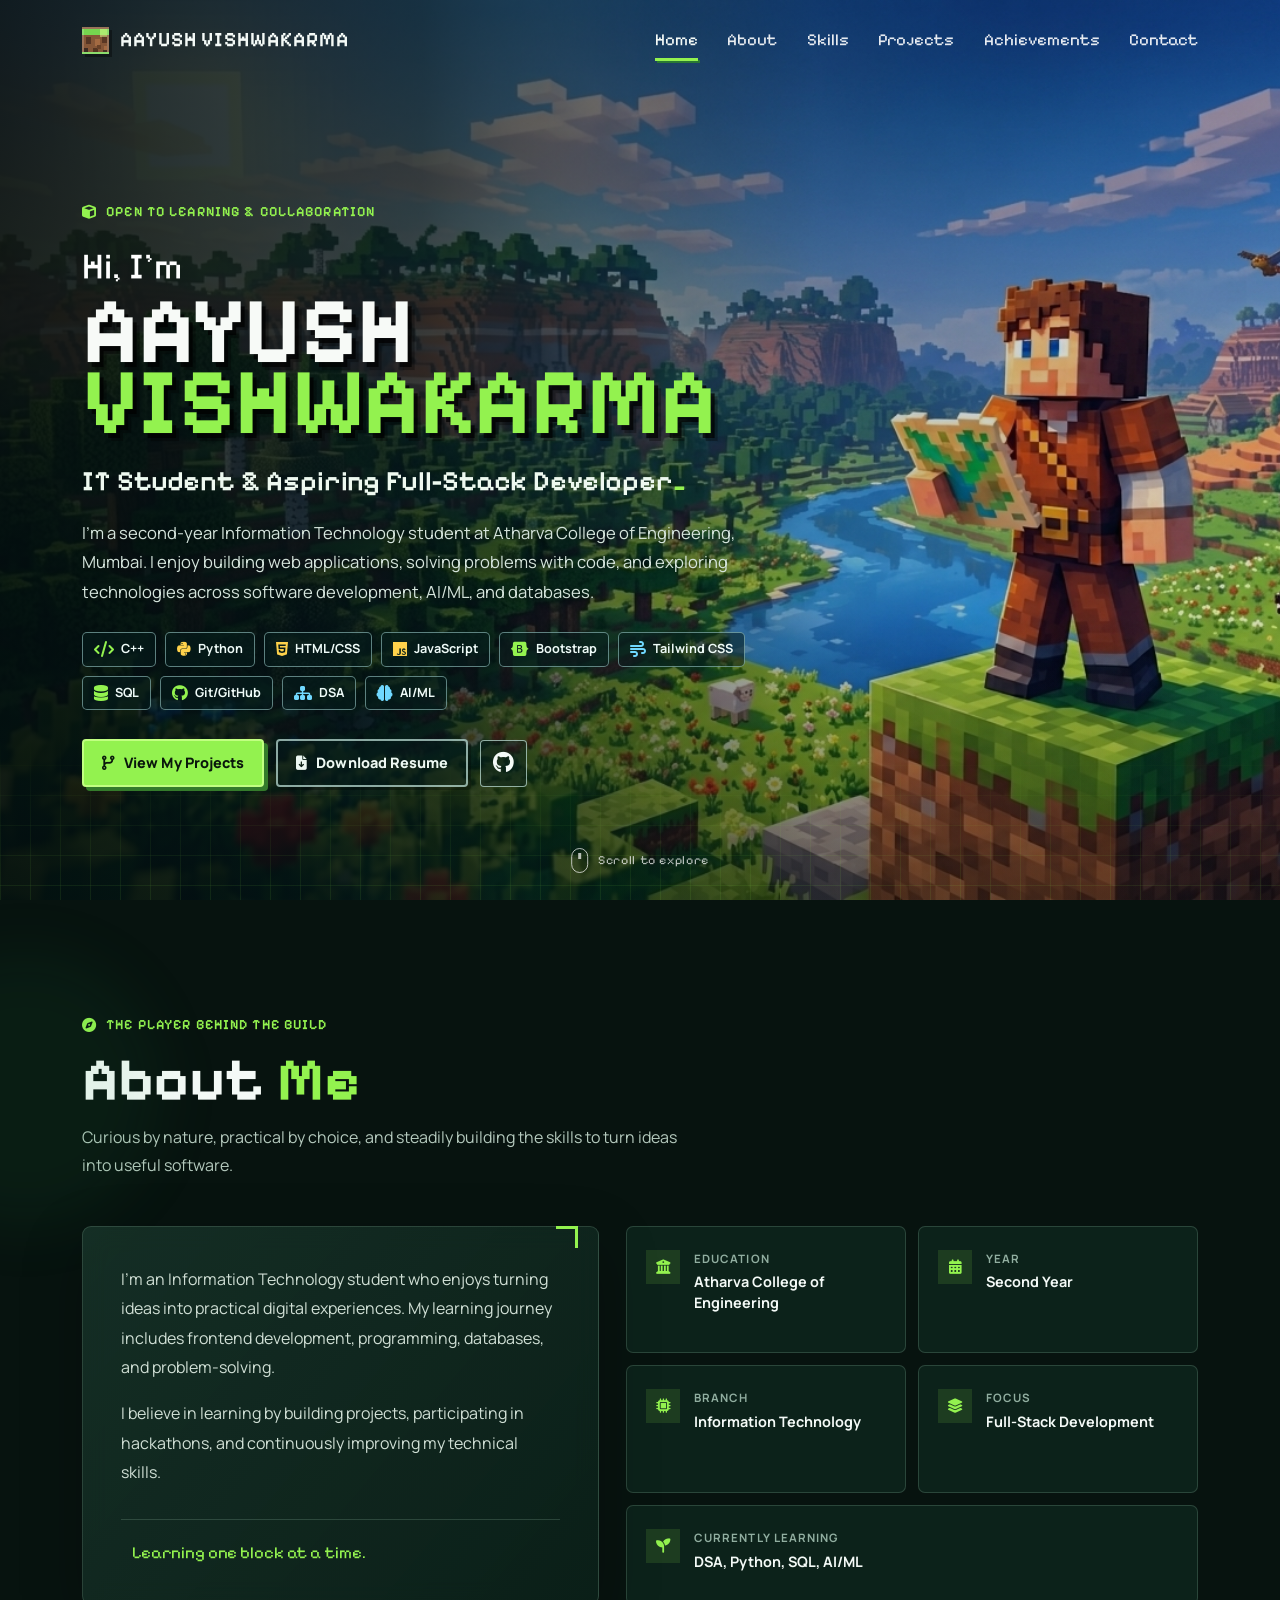
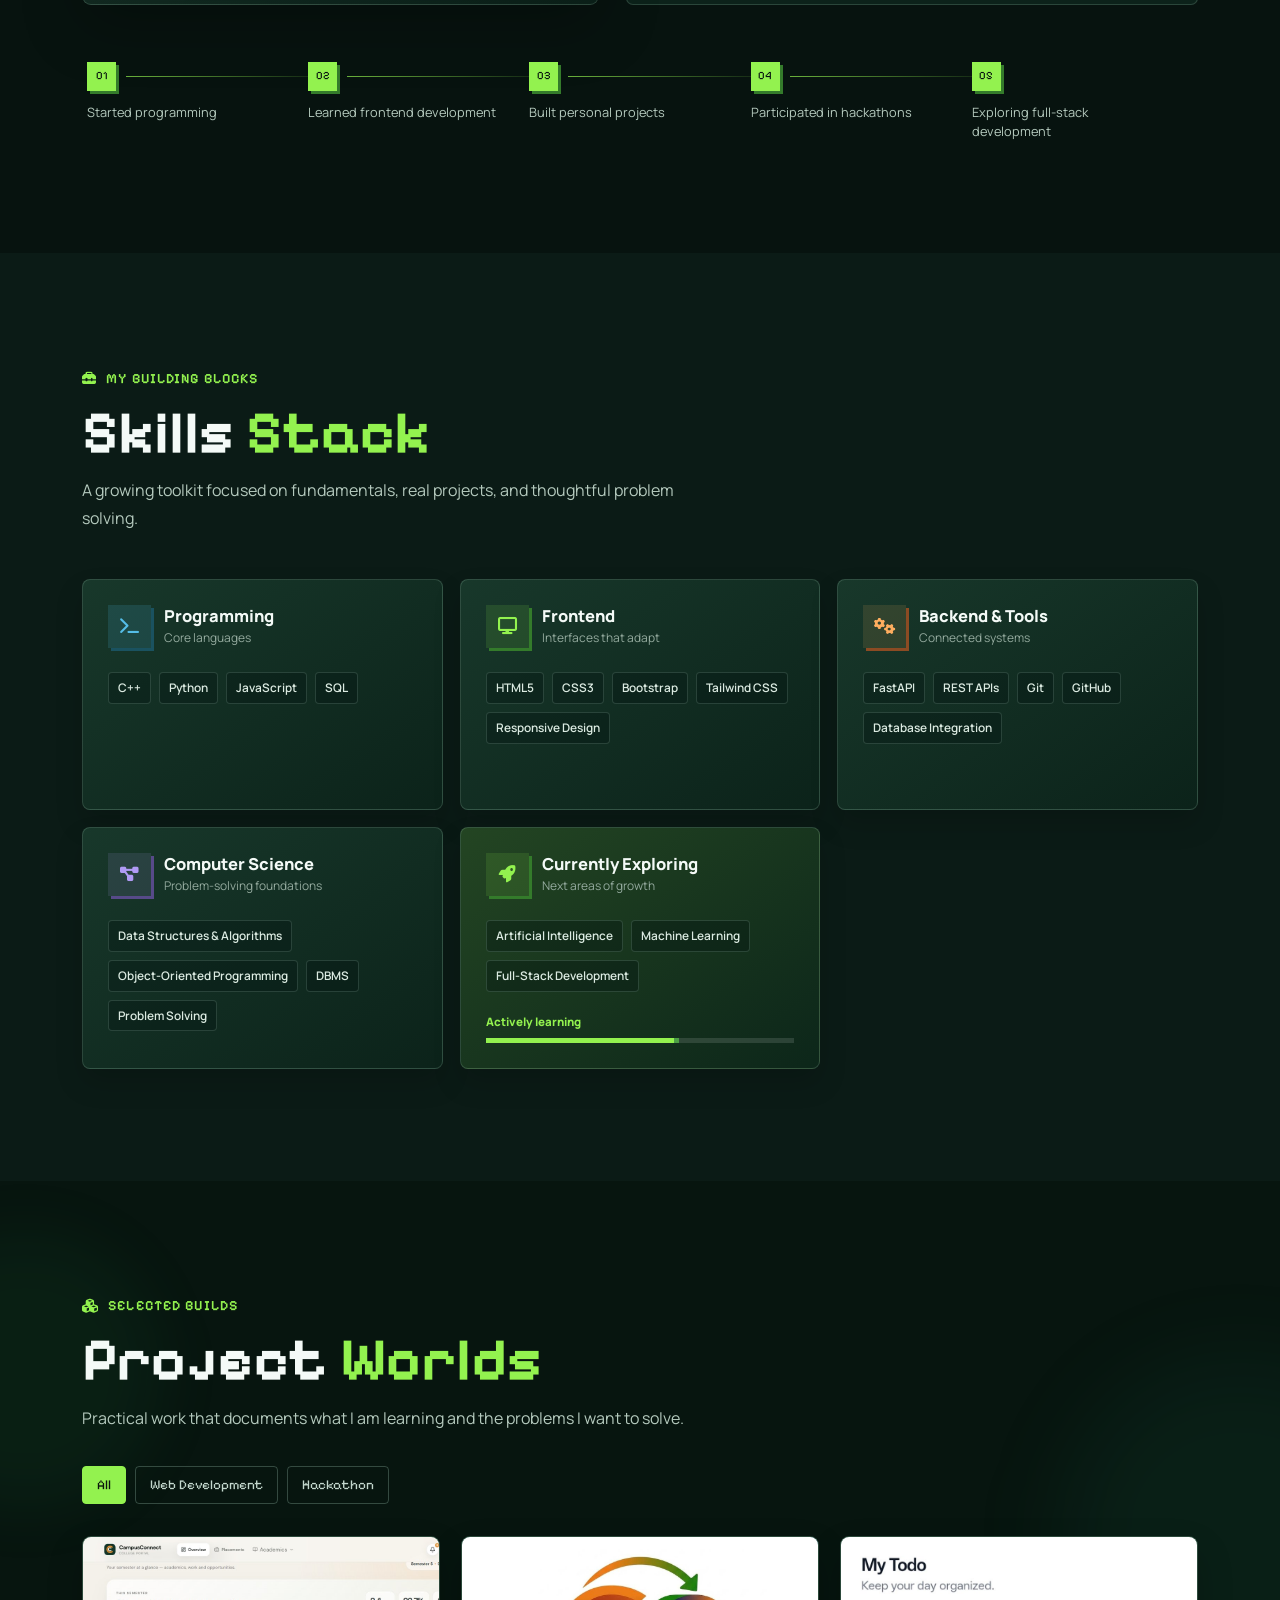
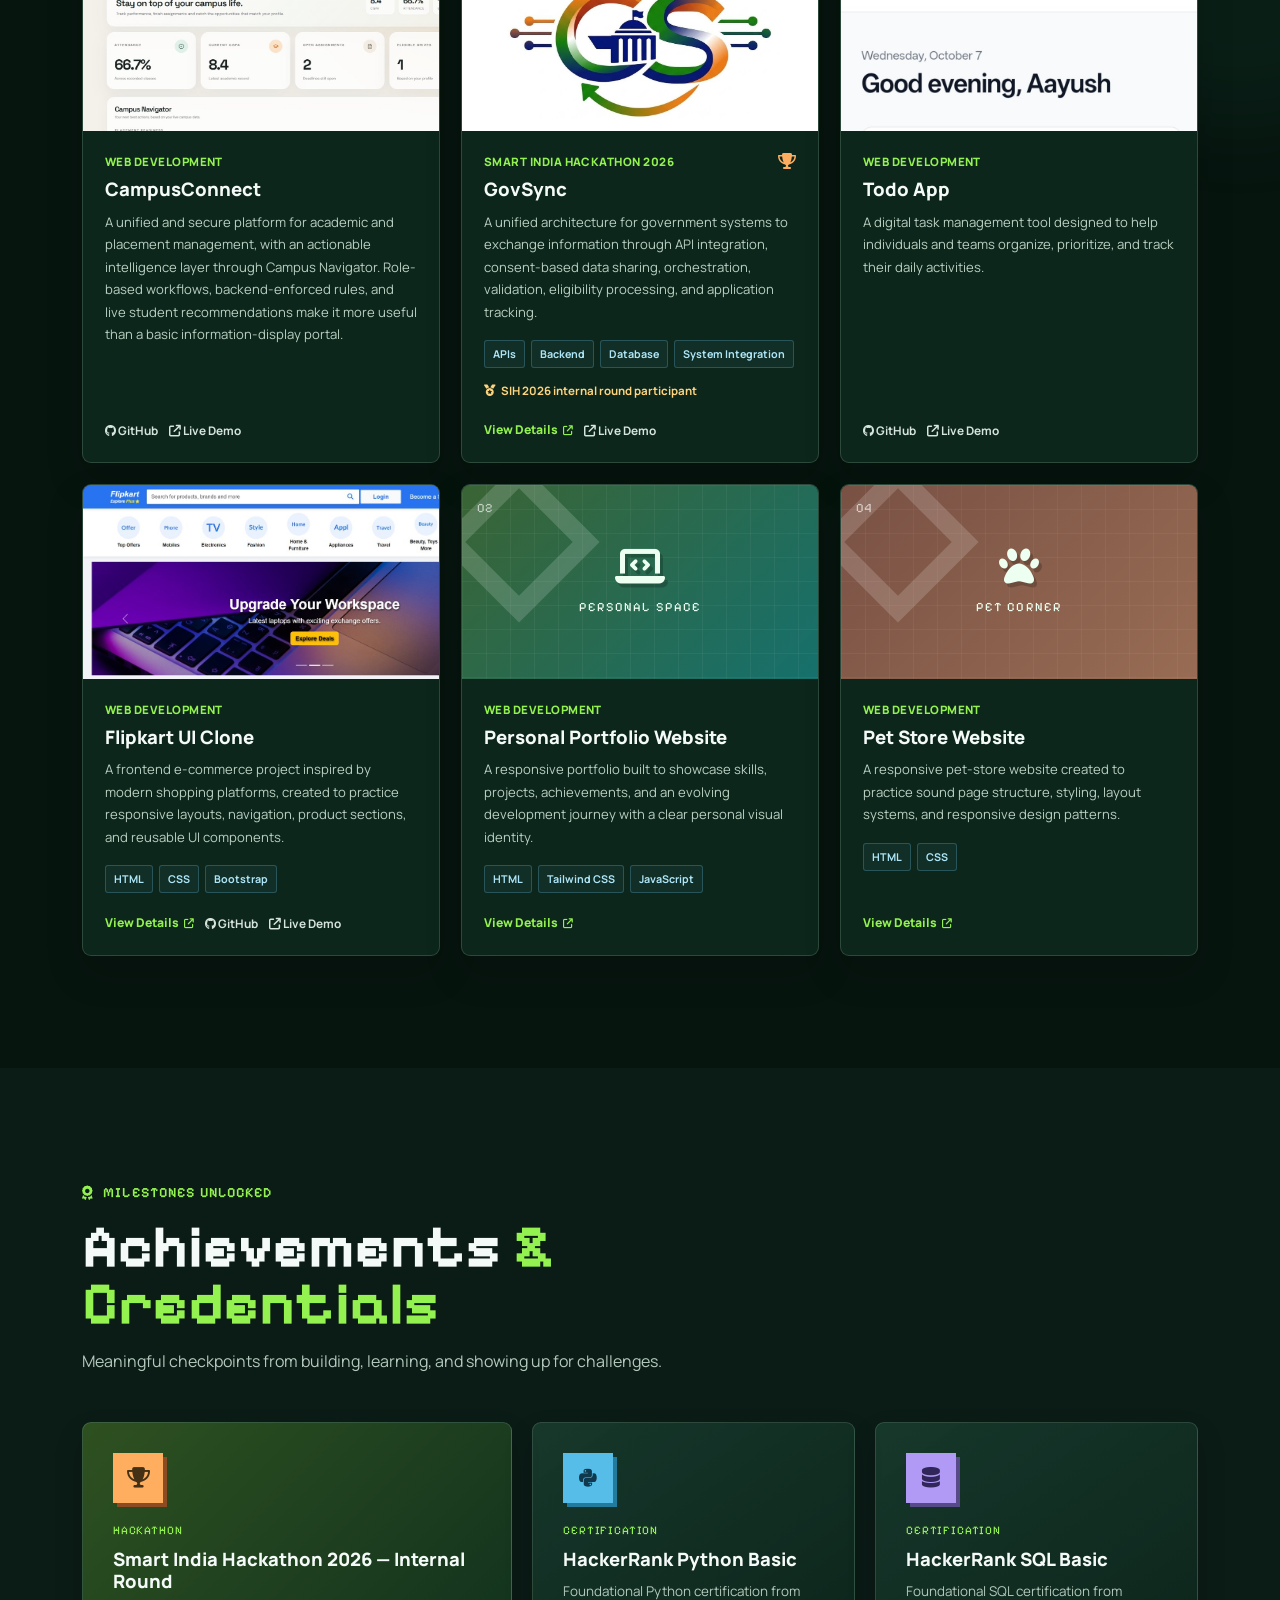
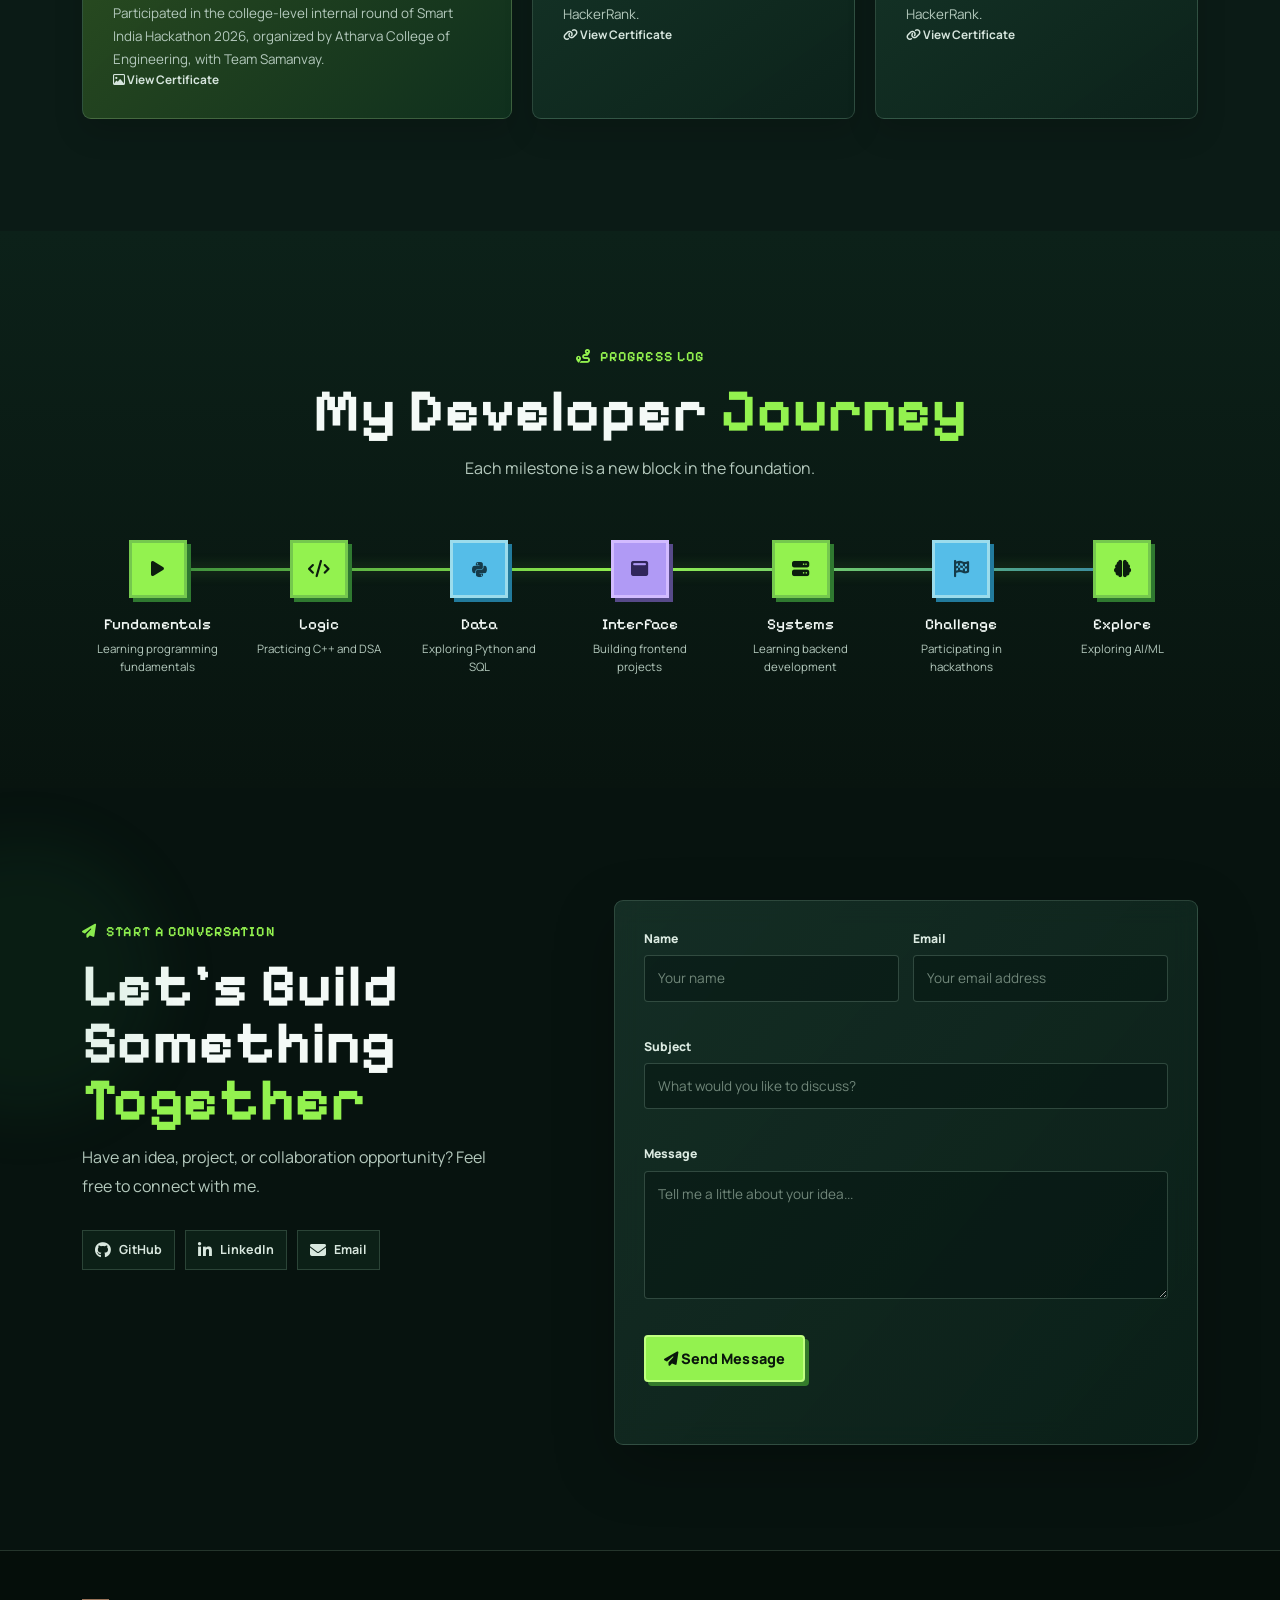
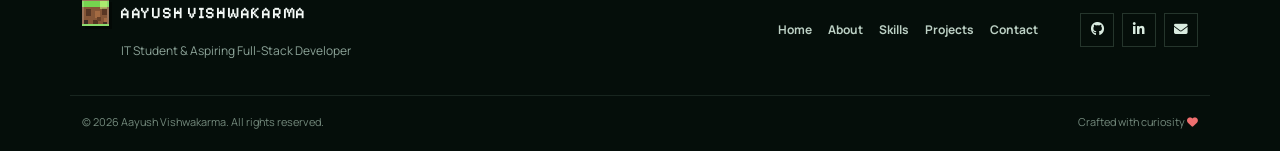
<file: index.html>
<!DOCTYPE html>
<html lang="en">
<head>
  <meta charset="UTF-8" />
  <meta name="viewport" content="width=device-width, initial-scale=1.0" />
  <meta name="description" content="Aayush Vishwakarma - IT student and aspiring full-stack developer portfolio." />
  <title>Aayush Vishwakarma | Developer Portfolio</title>
  <link rel="preconnect" href="https://fonts.googleapis.com" />
  <link rel="preconnect" href="https://fonts.gstatic.com" crossorigin />
  <link href="https://fonts.googleapis.com/css2?family=Manrope:wght@400;500;600;700;800&family=Pixelify+Sans:wght@500;600;700&display=swap" rel="stylesheet" />
  <link href="https://cdn.jsdelivr.net/npm/bootstrap@5.3.3/dist/css/bootstrap.min.css" rel="stylesheet" integrity="sha384-QWTKZyjpPEjISv5WaRU9OFeRpok6YctnYmDr5pNlyT2bRjXh0JMhjY6hW+ALEwIH" crossorigin="anonymous" />
  <link rel="stylesheet" href="https://cdnjs.cloudflare.com/ajax/libs/font-awesome/6.6.0/css/all.min.css" referrerpolicy="no-referrer" />
  <link rel="stylesheet" href="css/style.css" />
</head>
<body>
  <!-- Loading screen -->
  <div class="site-loader" aria-hidden="true">
    <div class="loader-block"><span></span><span></span><span></span></div>
    <p>Loading world...</p>
  </div>

  <!-- Navigation -->
  <header class="site-header" id="top">
    <nav class="navbar-wrap container" aria-label="Primary navigation">
      <a class="brand" href="#home" aria-label="Aayush Vishwakarma home">
        <span class="grass-block" aria-hidden="true"><i></i></span>
        <span>AAYUSH VISHWAKARMA</span>
      </a>
      <button class="menu-toggle" type="button" aria-expanded="false" aria-controls="primary-menu" aria-label="Open navigation menu">
        <span></span><span></span><span></span>
      </button>
      <div class="nav-links" id="primary-menu">
        <a class="nav-link active" href="#home">Home</a>
        <a class="nav-link" href="#about">About</a>
        <a class="nav-link" href="#skills">Skills</a>
        <a class="nav-link" href="#projects">Projects</a>
        <a class="nav-link" href="#achievements">Achievements</a>
        <a class="nav-link" href="#contact">Contact</a>
      </div>
    </nav>
  </header>

  <main>
    <!-- Hero: supplied voxel artwork is intentionally used as the complete background. -->
    <section class="hero" id="home" aria-labelledby="hero-title">
      <div class="hero-overlay"></div>
      <div class="hero-grid" aria-hidden="true"></div>
      <div class="container hero-container">
        <div class="hero-content">
          <p class="eyebrow reveal-item"><i class="fa-solid fa-cube"></i> OPEN TO LEARNING &amp; COLLABORATION</p>
          <p class="intro reveal-item">Hi, I'm</p>
          <h1 id="hero-title" class="hero-name reveal-item"><span>AAYUSH</span> <strong>VISHWAKARMA</strong></h1>
          <p class="hero-role reveal-item"><span class="typed-text" data-text="IT Student & Aspiring Full-Stack Developer"></span><span class="typing-cursor">_</span></p>
          <p class="hero-description reveal-item">I’m a second-year Information Technology student at Atharva College of Engineering, Mumbai. I enjoy building web applications, solving problems with code, and exploring technologies across software development, AI/ML, and databases.</p>
          <div class="skill-badges reveal-item" aria-label="Technical skills">
            <span><i class="fa-solid fa-code"></i> C++</span><span><i class="fa-brands fa-python"></i> Python</span><span><i class="fa-brands fa-html5"></i> HTML/CSS</span><span><i class="fa-brands fa-js"></i> JavaScript</span><span><i class="fa-brands fa-bootstrap"></i> Bootstrap</span><span><i class="fa-solid fa-wind"></i> Tailwind CSS</span><span><i class="fa-solid fa-database"></i> SQL</span><span><i class="fa-brands fa-github"></i> Git/GitHub</span><span><i class="fa-solid fa-sitemap"></i> DSA</span><span><i class="fa-solid fa-brain"></i> AI/ML</span>
          </div>
          <div class="hero-actions reveal-item">
            <a class="btn btn-primary-custom ripple" href="#projects"><i class="fa-solid fa-code-branch"></i> View My Projects</a>
            <a class="btn btn-outline-custom ripple" href="public/resume.pdf" download><i class="fa-solid fa-file-arrow-down"></i> Download Resume</a>
            <a class="icon-action ripple" href="https://github.com/aayushvish0047-cpu" target="_blank" rel="noopener noreferrer" aria-label="Aayush's GitHub profile"><i class="fa-brands fa-github"></i></a>
          </div>
        </div>
      </div>
      <a class="hero-scroll" href="#about" aria-label="Scroll to about section"><span></span> Scroll to explore</a>
    </section>

    <!-- About -->
    <section class="section section-dark" id="about" aria-labelledby="about-title">
      <div class="container">
        <div class="section-heading reveal">
          <p class="eyebrow"><i class="fa-solid fa-compass"></i> THE PLAYER BEHIND THE BUILD</p>
          <h2 id="about-title">About <span>Me</span></h2>
          <p>Curious by nature, practical by choice, and steadily building the skills to turn ideas into useful software.</p>
        </div>
        <div class="about-layout">
          <article class="about-copy glass-card reveal">
            <div class="card-corner"></div>
            <p>I’m an Information Technology student who enjoys turning ideas into practical digital experiences. My learning journey includes frontend development, programming, databases, and problem-solving.</p>
            <p>I believe in learning by building projects, participating in hackathons, and continuously improving my technical skills.</p>
            <div class="quote-line"><i class="fa-solid fa-pickaxe"></i><span>Learning one block at a time.</span></div>
          </article>
          <div class="info-grid">
            <article class="info-card reveal"><i class="fa-solid fa-building-columns"></i><div><span>Education</span><strong>Atharva College of Engineering</strong></div></article>
            <article class="info-card reveal"><i class="fa-solid fa-calendar-days"></i><div><span>Year</span><strong>Second Year</strong></div></article>
            <article class="info-card reveal"><i class="fa-solid fa-microchip"></i><div><span>Branch</span><strong>Information Technology</strong></div></article>
            <article class="info-card reveal"><i class="fa-solid fa-layer-group"></i><div><span>Focus</span><strong>Full-Stack Development</strong></div></article>
            <article class="info-card full reveal"><i class="fa-solid fa-seedling"></i><div><span>Currently Learning</span><strong>DSA, Python, SQL, AI/ML</strong></div></article>
          </div>
        </div>
        <div class="mini-timeline reveal" aria-label="Aayush's learning timeline">
          <div><span>01</span><p>Started programming</p></div><div><span>02</span><p>Learned frontend development</p></div><div><span>03</span><p>Built personal projects</p></div><div><span>04</span><p>Participated in hackathons</p></div><div><span>05</span><p>Exploring full-stack development</p></div>
        </div>
      </div>
    </section>

    <!-- Skills -->
    <section class="section section-alt" id="skills" aria-labelledby="skills-title">
      <div class="container">
        <div class="section-heading reveal">
          <p class="eyebrow"><i class="fa-solid fa-toolbox"></i> MY BUILDING BLOCKS</p>
          <h2 id="skills-title">Skills <span>Stack</span></h2>
          <p>A growing toolkit focused on fundamentals, real projects, and thoughtful problem solving.</p>
        </div>
        <div class="skills-grid">
          <article class="skill-card reveal"><div class="skill-card-head"><span class="skill-icon blue"><i class="fa-solid fa-terminal"></i></span><div><h3>Programming</h3><p>Core languages</p></div></div><div class="skill-list"><span>C++</span><span>Python</span><span>JavaScript</span><span>SQL</span></div></article>
          <article class="skill-card reveal"><div class="skill-card-head"><span class="skill-icon green"><i class="fa-solid fa-display"></i></span><div><h3>Frontend</h3><p>Interfaces that adapt</p></div></div><div class="skill-list"><span>HTML5</span><span>CSS3</span><span>Bootstrap</span><span>Tailwind CSS</span><span>Responsive Design</span></div></article>
          <article class="skill-card reveal"><div class="skill-card-head"><span class="skill-icon orange"><i class="fa-solid fa-gears"></i></span><div><h3>Backend &amp; Tools</h3><p>Connected systems</p></div></div><div class="skill-list"><span>FastAPI</span><span>REST APIs</span><span>Git</span><span>GitHub</span><span>Database Integration</span></div></article>
          <article class="skill-card reveal"><div class="skill-card-head"><span class="skill-icon violet"><i class="fa-solid fa-diagram-project"></i></span><div><h3>Computer Science</h3><p>Problem-solving foundations</p></div></div><div class="skill-list"><span>Data Structures &amp; Algorithms</span><span>Object-Oriented Programming</span><span>DBMS</span><span>Problem Solving</span></div></article>
          <article class="skill-card exploring reveal"><div class="skill-card-head"><span class="skill-icon lime"><i class="fa-solid fa-rocket"></i></span><div><h3>Currently Exploring</h3><p>Next areas of growth</p></div></div><div class="skill-list"><span>Artificial Intelligence</span><span>Machine Learning</span><span>Full-Stack Development</span></div><div class="learning-meter"><span>Actively learning</span><div><i></i></div></div></article>
        </div>
      </div>
    </section>

    <!-- Projects -->
    <section class="section section-dark projects-section" id="projects" aria-labelledby="projects-title">
      <div class="container">
        <div class="section-heading reveal">
          <p class="eyebrow"><i class="fa-solid fa-cubes"></i> SELECTED BUILDS</p>
          <h2 id="projects-title">Project <span>Worlds</span></h2>
          <p>Practical work that documents what I am learning and the problems I want to solve.</p>
        </div>
        <div class="project-filters reveal" role="group" aria-label="Filter projects">
          <button class="filter-btn active" data-filter="all">All</button><button class="filter-btn" data-filter="web">Web Development</button><button class="filter-btn" data-filter="hackathon">Hackathon</button>
        </div>
        <div class="projects-grid">
          <article class="project-card reveal" data-category="web">
            <div class="project-visual campusconnect"><span class="project-number">05</span><img src="public/images/campusconnect.jpg" alt="CampusConnect student dashboard showing attendance, CGPA, open assignments, eligible placement drives, and the Campus Navigator section" loading="lazy" style="position:absolute;inset:0;width:100%;height:100%;object-fit:cover;object-position:top left;z-index:0;" /></div>
            <div class="project-body"><div class="project-meta"><span>Web Development</span></div><h3>CampusConnect</h3><p>A unified and secure platform for academic and placement management, with an actionable intelligence layer through Campus Navigator. Role-based workflows, backend-enforced rules, and live student recommendations make it more useful than a basic information-display portal.</p><div class="project-actions"><a class="github-link" href="https://github.com/aayushvish0047-cpu/CampusConnect" target="_blank" rel="noopener noreferrer"><i class="fa-brands fa-github"></i> GitHub</a><a class="github-link" href="https://campus-connect-umber-eight.vercel.app/" target="_blank" rel="noopener noreferrer"><i class="fa-solid fa-arrow-up-right-from-square"></i> Live Demo</a></div></div>
          </article>
          <article class="project-card reveal" data-category="hackathon web">
            <div class="project-visual govsync"><span class="project-number">01</span><img src="public/images/govsync-logo.jpg" alt="GovSync logo with interlocking G and S letters around a government building, in saffron, white and green" loading="lazy" style="position:absolute;inset:0;width:100%;height:100%;object-fit:contain;background:#fff;padding:12px;z-index:0;" /></div>
            <div class="project-body"><div class="project-meta"><span>Smart India Hackathon 2026</span><i class="fa-solid fa-trophy" title="SIH 2026 internal round"></i></div><h3>GovSync</h3><p>A unified architecture for government systems to exchange information through API integration, consent-based data sharing, orchestration, validation, eligibility processing, and application tracking.</p><div class="tech-tags"><span>APIs</span><span>Backend</span><span>Database</span><span>System Integration</span></div><p class="project-achievement"><i class="fa-solid fa-medal"></i> SIH 2026 internal round participant</p><div class="project-actions"><button class="text-button project-detail" data-project="govsync" data-bs-toggle="modal" data-bs-target="#projectModal">View Details <i class="fa-solid fa-arrow-up-right-from-square"></i></button><a class="github-link" href="https://govsync.govsync.workers.dev/" target="_blank" rel="noopener noreferrer"><i class="fa-solid fa-arrow-up-right-from-square"></i> Live Demo</a></div></div>
          </article>
          <article class="project-card reveal" data-category="web">
            <div class="project-visual todoapp"><span class="project-number">06</span><img src="public/images/todo-app.jpg" alt="Todo App interface showing a greeting, daily progress bar, and add task form" loading="lazy" style="position:absolute;inset:0;width:100%;height:100%;object-fit:cover;object-position:top center;z-index:0;" /></div>
            <div class="project-body"><div class="project-meta"><span>Web Development</span></div><h3>Todo App</h3><p>A digital task management tool designed to help individuals and teams organize, prioritize, and track their daily activities.</p><div class="project-actions"><a class="github-link" href="https://github.com/aayushvish0047-cpu/Todo-app" target="_blank" rel="noopener noreferrer"><i class="fa-brands fa-github"></i> GitHub</a><a class="github-link" href="https://aayush-todo-app.vercel.app/" target="_blank" rel="noopener noreferrer"><i class="fa-solid fa-arrow-up-right-from-square"></i> Live Demo</a></div></div>
          </article>
          <article class="project-card reveal" data-category="web">
            <div class="project-visual flipkart"><span class="project-number">03</span><img src="public/images/flipkart-clone.jpg" alt="Flipkart UI clone homepage with search bar, category icons, and a laptop deals banner" loading="lazy" style="position:absolute;inset:0;width:100%;height:100%;object-fit:cover;object-position:top left;z-index:0;" /></div>
            <div class="project-body"><div class="project-meta"><span>Web Development</span></div><h3>Flipkart UI Clone</h3><p>A frontend e-commerce project inspired by modern shopping platforms, created to practice responsive layouts, navigation, product sections, and reusable UI components.</p><div class="tech-tags"><span>HTML</span><span>CSS</span><span>Bootstrap</span></div><div class="project-actions"><button class="text-button project-detail" data-project="flipkart" data-bs-toggle="modal" data-bs-target="#projectModal">View Details <i class="fa-solid fa-arrow-up-right-from-square"></i></button><a class="github-link" href="https://github.com/aayushvish0047-cpu/flipkart-clone" target="_blank" rel="noopener noreferrer"><i class="fa-brands fa-github"></i> GitHub</a><a class="github-link" href="https://quickcart-0047.netlify.app/" target="_blank" rel="noopener noreferrer"><i class="fa-solid fa-arrow-up-right-from-square"></i> Live Demo</a></div></div>
          </article>
          <article class="project-card reveal" data-category="web">
            <div class="project-visual portfolio-visual"><span class="project-number">02</span><i class="fa-solid fa-laptop-code"></i><span class="visual-label">PERSONAL SPACE</span></div>
            <div class="project-body"><div class="project-meta"><span>Web Development</span></div><h3>Personal Portfolio Website</h3><p>A responsive portfolio built to showcase skills, projects, achievements, and an evolving development journey with a clear personal visual identity.</p><div class="tech-tags"><span>HTML</span><span>Tailwind CSS</span><span>JavaScript</span></div><div class="project-actions"><button class="text-button project-detail" data-project="portfolio" data-bs-toggle="modal" data-bs-target="#projectModal">View Details <i class="fa-solid fa-arrow-up-right-from-square"></i></button></div></div>
          </article>
          <article class="project-card reveal" data-category="web">
            <div class="project-visual pets"><span class="project-number">04</span><i class="fa-solid fa-paw"></i><span class="visual-label">PET CORNER</span></div>
            <div class="project-body"><div class="project-meta"><span>Web Development</span></div><h3>Pet Store Website</h3><p>A responsive pet-store website created to practice sound page structure, styling, layout systems, and responsive design patterns.</p><div class="tech-tags"><span>HTML</span><span>CSS</span></div><div class="project-actions"><button class="text-button project-detail" data-project="pets" data-bs-toggle="modal" data-bs-target="#projectModal">View Details <i class="fa-solid fa-arrow-up-right-from-square"></i></button></div></div>
          </article>
        </div>
        <p class="filter-empty" hidden>No projects match this filter yet.</p>
      </div>
    </section>

    <!-- Achievements -->
    <section class="section section-alt" id="achievements" aria-labelledby="achievements-title">
      <div class="container">
        <div class="section-heading reveal">
          <p class="eyebrow"><i class="fa-solid fa-award"></i> MILESTONES UNLOCKED</p>
          <h2 id="achievements-title">Achievements <span>&amp; Credentials</span></h2>
          <p>Meaningful checkpoints from building, learning, and showing up for challenges.</p>
        </div>
        <div class="achievements-grid">
          <article class="achievement-card featured-achievement reveal"><div class="achievement-pixel"><i class="fa-solid fa-trophy"></i></div><span class="achievement-type">Hackathon</span><h3>Smart India Hackathon 2026 &mdash; Internal Round</h3><p>Participated in the college-level internal round of Smart India Hackathon 2026, organized by Atharva College of Engineering, with Team Samanvay.</p><a class="github-link" href="public/certificates/sih-2026-certificate.jpg" target="_blank" rel="noopener noreferrer"><i class="fa-regular fa-image"></i> View Certificate</a></article>
          <article class="achievement-card reveal"><div class="achievement-pixel blue-pixel"><i class="fa-brands fa-python"></i></div><span class="achievement-type">Certification</span><h3>HackerRank Python Basic</h3><p>Foundational Python certification from HackerRank.</p><a class="github-link" href="https://www.hackerrank.com/certificates/3c3f43dea481" target="_blank" rel="noopener noreferrer"><i class="fa-solid fa-link"></i> View Certificate</a></article>
          <article class="achievement-card reveal"><div class="achievement-pixel violet-pixel"><i class="fa-solid fa-database"></i></div><span class="achievement-type">Certification</span><h3>HackerRank SQL Basic</h3><p>Foundational SQL certification from HackerRank.</p><a class="github-link" href="https://www.hackerrank.com/certificates/a6a791652c1b" target="_blank" rel="noopener noreferrer"><i class="fa-solid fa-link"></i> View Certificate</a></article>
        </div>
      </div>
    </section>

    <!-- Journey -->
    <section class="section journey-section" aria-labelledby="journey-title">
      <div class="container">
        <div class="section-heading centered reveal"><p class="eyebrow"><i class="fa-solid fa-route"></i> PROGRESS LOG</p><h2 id="journey-title">My Developer <span>Journey</span></h2><p>Each milestone is a new block in the foundation.</p></div>
        <div class="journey-line" aria-label="Developer journey timeline">
          <article class="journey-step reveal"><span class="journey-icon"><i class="fa-solid fa-play"></i></span><h3>Fundamentals</h3><p>Learning programming fundamentals</p></article>
          <article class="journey-step reveal"><span class="journey-icon"><i class="fa-solid fa-code"></i></span><h3>Logic</h3><p>Practicing C++ and DSA</p></article>
          <article class="journey-step reveal"><span class="journey-icon"><i class="fa-brands fa-python"></i></span><h3>Data</h3><p>Exploring Python and SQL</p></article>
          <article class="journey-step reveal"><span class="journey-icon"><i class="fa-solid fa-window-maximize"></i></span><h3>Interface</h3><p>Building frontend projects</p></article>
          <article class="journey-step reveal"><span class="journey-icon"><i class="fa-solid fa-server"></i></span><h3>Systems</h3><p>Learning backend development</p></article>
          <article class="journey-step reveal"><span class="journey-icon"><i class="fa-solid fa-flag-checkered"></i></span><h3>Challenge</h3><p>Participating in hackathons</p></article>
          <article class="journey-step reveal"><span class="journey-icon"><i class="fa-solid fa-brain"></i></span><h3>Explore</h3><p>Exploring AI/ML</p></article>
        </div>
      </div>
    </section>

    <!-- Contact -->
    <section class="section section-dark contact-section" id="contact" aria-labelledby="contact-title">
      <div class="container contact-layout">
        <div class="contact-intro reveal"><p class="eyebrow"><i class="fa-solid fa-paper-plane"></i> START A CONVERSATION</p><h2 id="contact-title">Let's Build Something <span>Together</span></h2><p>Have an idea, project, or collaboration opportunity? Feel free to connect with me.</p><div class="contact-socials"><a href="https://github.com/aayushvish0047-cpu" target="_blank" rel="noopener noreferrer"><i class="fa-brands fa-github"></i><span>GitHub</span></a><a href="https://www.linkedin.com/in/aayush-vishwakarma-b748a5378/" target="_blank" rel="noopener noreferrer"><i class="fa-brands fa-linkedin-in"></i><span>LinkedIn</span></a><a href="mailto:aayushvish0047@gmail.com"><i class="fa-solid fa-envelope"></i><span>Email</span></a></div></div>
        <div class="contact-card glass-card reveal">
          <form id="contactForm" novalidate>
            <div class="form-row"><div class="field"><label for="name">Name</label><input id="name" name="name" type="text" placeholder="Your name" required minlength="2" /><small></small></div><div class="field"><label for="email">Email</label><input id="email" name="email" type="email" placeholder="Your email address" required /><small></small></div></div>
            <div class="field"><label for="subject">Subject</label><input id="subject" name="subject" type="text" placeholder="What would you like to discuss?" required minlength="3" /><small></small></div>
            <div class="field"><label for="message">Message</label><textarea id="message" name="message" rows="5" placeholder="Tell me a little about your idea..." required minlength="12"></textarea><small></small></div>
            <button class="btn btn-primary-custom ripple submit-btn" type="submit"><span class="submit-label"><i class="fa-solid fa-paper-plane"></i> Send Message</span><span class="submit-loading" hidden><i class="fa-solid fa-spinner fa-spin"></i> Preparing...</span></button>
            <p class="form-status" role="status" aria-live="polite"></p>
          </form>
        </div>
      </div>
    </section>
  </main>

  <!-- Footer -->
  <footer class="site-footer"><div class="container footer-grid"><div><a class="brand footer-brand" href="#home"><span class="grass-block" aria-hidden="true"><i></i></span><span>AAYUSH VISHWAKARMA</span></a><p>IT Student &amp; Aspiring Full-Stack Developer</p></div><div class="footer-links"><a href="#home">Home</a><a href="#about">About</a><a href="#skills">Skills</a><a href="#projects">Projects</a><a href="#contact">Contact</a></div><div class="footer-socials"><a href="https://github.com/aayushvish0047-cpu" target="_blank" rel="noopener noreferrer" aria-label="GitHub"><i class="fa-brands fa-github"></i></a><a href="https://www.linkedin.com/in/aayush-vishwakarma-b748a5378/" target="_blank" rel="noopener noreferrer" aria-label="LinkedIn"><i class="fa-brands fa-linkedin-in"></i></a><a href="mailto:aayushvish0047@gmail.com" aria-label="Email"><i class="fa-solid fa-envelope"></i></a></div></div><div class="container footer-bottom"><span>© 2026 Aayush Vishwakarma. All rights reserved.</span><span>Crafted with curiosity <i class="fa-solid fa-heart"></i></span></div></footer>

  <button class="back-to-top ripple" type="button" aria-label="Back to top"><i class="fa-solid fa-arrow-up"></i></button>

  <!-- Project information modal -->
  <div class="modal fade" id="projectModal" tabindex="-1" aria-labelledby="projectModalTitle" aria-hidden="true"><div class="modal-dialog modal-dialog-centered"><div class="modal-content project-modal"><button type="button" class="modal-close" data-bs-dismiss="modal" aria-label="Close"><i class="fa-solid fa-xmark"></i></button><div class="modal-icon"><i class="fa-solid fa-cube"></i></div><span id="modalCategory" class="achievement-type"></span><h2 id="projectModalTitle"></h2><p id="modalDescription"></p><div id="modalTech" class="tech-tags"></div><p id="modalNote" class="modal-note"></p></div></div></div>

  <script src="https://cdn.jsdelivr.net/npm/bootstrap@5.3.3/dist/js/bootstrap.bundle.min.js" integrity="sha384-YvpcrYf0tY3lHB60NNkmXc5s9fDVZLESaAA55NDzOxhy9GkcIdslK1eN7N6jIeHz" crossorigin="anonymous"></script>
  <script src="js/script.js"></script>
</body>
</html>
</file>
<file: css/style.css>
:root {
  --ink: #07130f;
  --ink-soft: #0c2119;
  --surface: #10251e;
  --surface-2: #122c23;
  --line: rgba(192, 240, 214, 0.17);
  --white: #f4faf7;
  --muted: #b4c9bd;
  --green: #93f24f;
  --green-deep: #43a637;
  --blue: #55bde8;
  --orange: #ffae5f;
  --violet: #b09af5;
  --shadow: 0 20px 60px rgba(0, 0, 0, 0.25);
}

* { box-sizing: border-box; }
html { scroll-behavior: smooth; scroll-padding-top: 90px; }
body { margin: 0; color: var(--white); background: var(--ink); font-family: "Manrope", sans-serif; font-size: 16px; overflow-x: hidden; }
a { color: inherit; text-decoration: none; }
button, input, textarea { font: inherit; }
button { cursor: pointer; }

::selection { color: #07130f; background: var(--green); }

/* Preloader */
.site-loader { position: fixed; z-index: 3000; inset: 0; display: grid; place-content: center; gap: 15px; color: var(--white); text-align: center; background: #07130f; transition: opacity .45s ease, visibility .45s ease; }
.site-loader.loaded { opacity: 0; visibility: hidden; }
.site-loader p { margin: 0; font-family: "Pixelify Sans", sans-serif; font-size: 1rem; letter-spacing: .08em; }
.loader-block { display: flex; justify-content: center; gap: 6px; }
.loader-block span { width: 18px; height: 18px; background: var(--green); box-shadow: 4px 4px 0 #2d7e31; animation: loader-hop .75s ease-in-out infinite alternate; }
.loader-block span:nth-child(2) { animation-delay: .15s; background: var(--blue); box-shadow: 4px 4px 0 #227a9c; }
.loader-block span:nth-child(3) { animation-delay: .3s; background: var(--orange); box-shadow: 4px 4px 0 #9f5829; }
@keyframes loader-hop { to { transform: translateY(-12px); } }

/* Header */
.site-header { position: fixed; z-index: 1000; top: 0; width: 100%; padding: 19px 0; transition: padding .25s ease, background .25s ease, box-shadow .25s ease; }
.site-header.scrolled { padding: 11px 0; background: rgba(7, 19, 15, .88); box-shadow: 0 8px 25px rgba(0, 0, 0, .18); backdrop-filter: blur(15px); }
.navbar-wrap { position: relative; display: flex; align-items: center; justify-content: space-between; gap: 24px; }
.brand { display: inline-flex; align-items: center; gap: 11px; color: var(--white); font-family: "Pixelify Sans", sans-serif; font-size: clamp(.92rem, 1.8vw, 1.28rem); font-weight: 600; letter-spacing: .045em; white-space: nowrap; }
.grass-block { position: relative; display: inline-block; width: 27px; height: 27px; flex: 0 0 27px; overflow: hidden; border: 2px solid rgba(255,255,255,.17); background: linear-gradient(180deg, #75d54f 0 28%, #855637 28% 100%); box-shadow: 3px 3px 0 rgba(0,0,0,.36); }
.grass-block::before, .grass-block::after, .grass-block i { position: absolute; content: ""; display: block; }
.grass-block::before { top: 8px; left: 2px; width: 5px; height: 7px; background: #563625; box-shadow: 9px 2px #a36a42, 16px -1px #5a3724, 18px 9px #a36a42, 7px 11px #553522; }
.grass-block::after { top: 0; right: 0; width: 7px; height: 8px; background: rgba(225,255,143,.5); }
.grass-block i { left: 0; bottom: 0; width: 4px; height: 4px; background: #3d2b23; box-shadow: 13px -3px #684128, 19px 2px #493126; }
.nav-links { display: flex; align-items: center; gap: clamp(16px, 2.3vw, 34px); }
.nav-link { position: relative; padding: 9px 0; color: rgba(255,255,255,.9); font-family: "Pixelify Sans", sans-serif; font-size: 1.05rem; transition: color .2s ease; }
.nav-link::after { position: absolute; right: 0; bottom: 1px; left: 0; height: 3px; content: ""; background: var(--green); box-shadow: 2px 2px 0 #297734; transform: scaleX(0); transform-origin: right; transition: transform .22s ease; }
.nav-link:hover, .nav-link.active { color: var(--white); }
.nav-link:hover::after, .nav-link.active::after { transform: scaleX(1); transform-origin: left; }
.menu-toggle { display: none; width: 43px; height: 40px; padding: 8px; border: 1px solid rgba(255,255,255,.25); background: rgba(6, 18, 14, .4); }
.menu-toggle span { display: block; width: 100%; height: 2px; margin: 5px 0; background: var(--white); transition: transform .2s ease, opacity .2s ease; }
.menu-toggle.open span:nth-child(1) { transform: translateY(7px) rotate(45deg); }
.menu-toggle.open span:nth-child(2) { opacity: 0; }
.menu-toggle.open span:nth-child(3) { transform: translateY(-7px) rotate(-45deg); }

/* Hero */
.hero { position: relative; display: flex; align-items: center; min-height: 780px; min-height: 100svh; overflow: hidden; isolation: isolate; background: #163f51 url("../public/images/hero.jpg") center center / cover no-repeat; }
.hero-overlay { position: absolute; z-index: -1; inset: 0; background: linear-gradient(90deg, rgba(3, 14, 15, .91) 0%, rgba(3, 17, 21, .76) 33%, rgba(5, 17, 20, .23) 64%, rgba(3, 9, 10, .12) 100%), linear-gradient(0deg, rgba(2, 13, 10, .48) 0%, transparent 32%); }
.hero-grid { position: absolute; z-index: -1; right: 0; bottom: 0; left: 0; height: 165px; opacity: .3; background-image: linear-gradient(rgba(147,242,79,.3) 1px, transparent 1px), linear-gradient(90deg, rgba(147,242,79,.3) 1px, transparent 1px); background-size: 30px 30px; -webkit-mask-image: linear-gradient(transparent, black); mask-image: linear-gradient(transparent, black); }
.hero-container { width: 100%; padding-top: 92px; }
.hero-content { max-width: 720px; padding: 44px 0 50px; }
.eyebrow { display: inline-flex; align-items: center; gap: 9px; margin: 0 0 16px; color: var(--green); font-family: "Pixelify Sans", sans-serif; font-size: .88rem; font-weight: 600; letter-spacing: .08em; }
.intro { margin: 0 0 2px; font-family: "Pixelify Sans", sans-serif; font-size: clamp(1.55rem, 3.2vw, 2.3rem); color: #fff; }
.hero-name { display: flex; flex-direction: column; align-items: flex-start; margin: 0 0 15px; font-family: "Pixelify Sans", sans-serif; font-size: clamp(3rem, 7.3vw, 6.9rem); font-weight: 700; line-height: .76; letter-spacing: .005em; text-shadow: 4px 5px 0 rgba(0,0,0,.7), 7px 8px 0 rgba(0,0,0,.3); }
.hero-name span { color: #f7faf7; }
.hero-name strong { color: var(--green); font-weight: 700; }
.hero-role { min-height: 32px; margin: 22px 0 16px; font-family: "Pixelify Sans", sans-serif; font-size: clamp(1.15rem, 2.3vw, 1.75rem); font-weight: 600; color: #eef9f0; }
.typing-cursor { display: inline-block; color: var(--green); animation: blink .75s step-end infinite; }
@keyframes blink { 50% { opacity: 0; } }
.hero-description { max-width: 660px; margin: 0; color: #d5e4dc; font-size: clamp(.93rem, 1.3vw, 1.07rem); line-height: 1.78; text-shadow: 0 2px 8px rgba(0,0,0,.55); }
.skill-badges { display: flex; flex-wrap: wrap; gap: 9px; max-width: 680px; margin-top: 25px; }
.skill-badges span { display: inline-flex; align-items: center; gap: 7px; padding: 7px 11px; border: 1px solid rgba(172, 222, 219, .53); border-radius: 5px; color: #effbf8; background: rgba(7, 29, 30, .56); font-size: .79rem; font-weight: 700; backdrop-filter: blur(6px); }
.skill-badges i { color: var(--green); font-size: 1rem; }
.skill-badges span:nth-child(2) i, .skill-badges span:nth-child(3) i, .skill-badges span:nth-child(4) i { color: #ffd24b; }
.skill-badges span:nth-child(6) i, .skill-badges span:nth-child(9) i, .skill-badges span:nth-child(10) i { color: #70d8ff; }
.hero-actions { display: flex; flex-wrap: wrap; align-items: center; gap: 12px; margin-top: 29px; }
.btn-primary-custom, .btn-outline-custom { position: relative; display: inline-flex; align-items: center; justify-content: center; gap: 9px; min-height: 47px; padding: 11px 18px; border: 2px solid transparent; border-radius: 4px; font-family: "Manrope", sans-serif; font-size: .9rem; font-weight: 800; letter-spacing: .005em; transition: transform .2s ease, box-shadow .2s ease, background .2s ease; overflow: hidden; }
.btn-primary-custom { color: #0a170c; background: var(--green); border-color: #c1ff81; box-shadow: 4px 4px 0 #347b2b; }
.btn-primary-custom:hover { color: #081409; background: #b3ff68; transform: translate(-2px, -2px); box-shadow: 6px 6px 0 #347b2b; }
.btn-outline-custom { color: #edf8f2; border-color: rgba(212,248,239,.65); background: rgba(5, 27, 27, .45); box-shadow: 3px 3px 0 rgba(0,0,0,.25); }
.btn-outline-custom:hover { color: var(--green); border-color: var(--green); background: rgba(35, 92, 46, .35); transform: translateY(-2px); }
.icon-action { display: grid; width: 47px; height: 47px; place-items: center; border: 1px solid rgba(212,248,239,.65); border-radius: 4px; background: rgba(5, 27, 27, .45); font-size: 1.35rem; transition: transform .2s ease, color .2s ease, border-color .2s ease; }
.icon-action:hover { color: var(--green); border-color: var(--green); transform: translateY(-2px); }
.ripple::after { position: absolute; top: var(--ripple-y, 50%); left: var(--ripple-x, 50%); width: 10px; height: 10px; content: ""; border-radius: 50%; background: rgba(255,255,255,.45); transform: translate(-50%, -50%) scale(0); pointer-events: none; }
.ripple.rippling::after { animation: ripple .55s ease-out; }
@keyframes ripple { to { opacity: 0; transform: translate(-50%, -50%) scale(20); } }
.resume-note { margin: 14px 0 0; color: rgba(225, 240, 231, .75); font-size: .72rem; }
.resume-note i { color: var(--orange); margin-right: 4px; }
.hero-scroll { position: absolute; bottom: 27px; left: 50%; display: flex; align-items: center; gap: 10px; color: rgba(255,255,255,.7); font-family: "Pixelify Sans", sans-serif; font-size: .78rem; letter-spacing: .05em; transform: translateX(-50%); transition: color .2s ease; }
.hero-scroll:hover { color: var(--green); }
.hero-scroll span { position: relative; display: block; width: 17px; height: 25px; border: 1px solid currentColor; border-radius: 10px; }
.hero-scroll span::after { position: absolute; top: 4px; left: 6px; width: 3px; height: 6px; content: ""; background: currentColor; animation: scroll-dot 1.2s infinite; }
@keyframes scroll-dot { 70% { opacity: 0; transform: translateY(9px); } }

/* Shared section elements */
.section { position: relative; padding: 112px 0; overflow: hidden; }
.section-dark { background: var(--ink); }
.section-dark::before { position: absolute; top: 55px; left: -110px; width: 270px; height: 270px; content: ""; border-radius: 50%; background: rgba(45, 151, 74, .08); filter: blur(30px); }
.section-alt { background: #0b1b16; }
.section-heading { max-width: 690px; margin-bottom: 47px; }
.section-heading h2, .contact-intro h2 { margin: 0 0 14px; color: var(--white); font-family: "Pixelify Sans", sans-serif; font-size: clamp(2.25rem, 4.7vw, 4.1rem); font-weight: 700; line-height: .95; }
.section-heading h2 span, .contact-intro h2 span { color: var(--green); }
.section-heading > p:last-child { max-width: 620px; margin: 0; color: var(--muted); font-size: 1rem; line-height: 1.75; }
.glass-card { position: relative; border: 1px solid var(--line); background: linear-gradient(130deg, rgba(32,67,54,.57), rgba(12,35,27,.77)); box-shadow: var(--shadow); backdrop-filter: blur(13px); }
.card-corner { position: absolute; top: -1px; right: 20px; width: 22px; height: 22px; border-top: 3px solid var(--green); border-right: 3px solid var(--green); }
.reveal { opacity: 0; transform: translateY(25px); transition: opacity .65s ease, transform .65s cubic-bezier(.2,.8,.2,1); }
.reveal.visible { opacity: 1; transform: none; }
.reveal-item { opacity: 0; animation: hero-in .7s ease forwards; }
.reveal-item:nth-child(1) { animation-delay: .18s; }.reveal-item:nth-child(2) { animation-delay: .3s; }.reveal-item:nth-child(3) { animation-delay: .42s; }.reveal-item:nth-child(4) { animation-delay: .54s; }.reveal-item:nth-child(5) { animation-delay: .66s; }.reveal-item:nth-child(6) { animation-delay: .78s; }.reveal-item:nth-child(7) { animation-delay: .9s; }.reveal-item:nth-child(8) { animation-delay: 1.02s; }
@keyframes hero-in { to { opacity: 1; transform: translateY(0); } }

/* About */
.about-layout { display: grid; grid-template-columns: minmax(0, .95fr) minmax(0, 1.05fr); gap: 27px; align-items: stretch; }
.about-copy { padding: 38px; border-radius: 9px; }
.about-copy p { margin: 0; color: #d0dfd5; line-height: 1.84; }
.about-copy p + p { margin-top: 17px; }
.quote-line { display: flex; align-items: center; gap: 11px; margin-top: 31px; padding-top: 21px; border-top: 1px solid var(--line); color: var(--green); font-family: "Pixelify Sans", sans-serif; font-size: 1.05rem; }
.quote-line i { color: var(--orange); }
.info-grid { display: grid; grid-template-columns: 1fr 1fr; gap: 12px; }
.info-card { display: flex; align-items: flex-start; gap: 14px; min-height: 122px; padding: 23px 19px; border: 1px solid var(--line); border-radius: 7px; background: rgba(18, 48, 37, .55); transition: transform .25s ease, border-color .25s ease, background .25s ease; }
.info-card:hover { border-color: rgba(147,242,79,.45); background: rgba(27, 67, 44, .72); transform: translateY(-5px); }
.info-card > i { display: grid; width: 34px; height: 34px; flex: 0 0 34px; place-items: center; color: var(--green); background: rgba(147,242,79,.12); font-size: .9rem; }
.info-card span { display: block; margin-bottom: 5px; color: #91aea0; font-size: .72rem; font-weight: 700; text-transform: uppercase; letter-spacing: .09em; }
.info-card strong { display: block; color: var(--white); font-size: .9rem; line-height: 1.45; }
.info-card.full { grid-column: 1 / -1; min-height: 94px; }
.mini-timeline { display: grid; grid-template-columns: repeat(5, 1fr); gap: 0; margin-top: 57px; padding: 0 5px; }
.mini-timeline > div { position: relative; padding: 0 17px 0 0; }
.mini-timeline > div:not(:last-child)::after { position: absolute; top: 14px; right: 0; left: 39px; height: 1px; content: ""; background: linear-gradient(90deg, rgba(147,242,79,.7), rgba(147,242,79,.12)); }
.mini-timeline span { position: relative; z-index: 1; display: grid; width: 29px; height: 29px; margin-bottom: 12px; place-items: center; color: #07130f; background: var(--green); box-shadow: 3px 3px 0 #347b2b; font-family: "Pixelify Sans", sans-serif; font-size: .7rem; }
.mini-timeline p { margin: 0; padding-right: 10px; color: var(--muted); font-size: .8rem; line-height: 1.5; }

/* Skills */
.skills-grid { display: grid; grid-template-columns: repeat(3, 1fr); gap: 17px; }
.skill-card { min-height: 231px; padding: 25px; border: 1px solid var(--line); border-radius: 8px; background: linear-gradient(145deg, rgba(26, 60, 46, .88), rgba(12, 36, 27, .88)); box-shadow: 0 14px 28px rgba(0,0,0,.15); transition: transform .25s ease, border-color .25s ease, box-shadow .25s ease; }
.skill-card:hover { border-color: rgba(147,242,79,.45); box-shadow: 0 18px 35px rgba(0,0,0,.24); transform: translateY(-7px); }
.skill-card:nth-child(4), .skill-card:nth-child(5) { grid-column: span 1; }
.skill-card.exploring { background: linear-gradient(145deg, rgba(39, 75, 37, .88), rgba(13, 40, 27, .88)); }
.skill-card-head { display: flex; align-items: center; gap: 13px; margin-bottom: 24px; }
.skill-icon { display: grid; width: 43px; height: 43px; place-items: center; font-size: 1.05rem; background: rgba(77,190,232,.15); color: var(--blue); box-shadow: 3px 3px 0 rgba(28, 91, 111,.8); }
.skill-icon.green { color: var(--green); background: rgba(147,242,79,.12); box-shadow: 3px 3px 0 #347b2b; }.skill-icon.orange { color: var(--orange); background: rgba(255,174,95,.12); box-shadow: 3px 3px 0 #8c4b23; }.skill-icon.violet { color: var(--violet); background: rgba(176,154,245,.12); box-shadow: 3px 3px 0 #574a89; }.skill-icon.lime { color: var(--green); background: rgba(147,242,79,.12); box-shadow: 3px 3px 0 #347b2b; }
.skill-card h3 { margin: 0 0 3px; font-size: 1.03rem; font-weight: 800; }.skill-card-head p { margin: 0; color: #94aa9e; font-size: .75rem; }
.skill-list { display: flex; flex-wrap: wrap; gap: 8px; }.skill-list span { padding: 6px 9px; border: 1px solid rgba(185,223,204,.17); border-radius: 4px; color: #dbeae1; background: rgba(5, 22, 17,.36); font-size: .74rem; font-weight: 600; }
.learning-meter { margin-top: 21px; color: var(--green); font-size: .72rem; font-weight: 800; }.learning-meter > div { height: 5px; margin-top: 8px; overflow: hidden; background: rgba(255,255,255,.12); }.learning-meter i { display: block; width: 61%; height: 100%; background: var(--green); box-shadow: 5px 0 #4c9f46; }

/* Projects */
.projects-section { background: #07150f; }.projects-section::after { position: absolute; z-index: 0; top: 12%; right: -140px; width: 360px; height: 360px; content: ""; border-radius: 50%; background: rgba(38, 128, 104, .09); filter: blur(42px); }.projects-section .container { position: relative; z-index: 1; }
.project-filters { display: flex; flex-wrap: wrap; gap: 9px; margin: -13px 0 32px; }.filter-btn { padding: 8px 14px; border: 1px solid rgba(188,231,209,.25); border-radius: 4px; color: #c4d8ce; background: transparent; font-family: "Pixelify Sans", sans-serif; font-size: .85rem; transition: color .2s ease, background .2s ease, border-color .2s ease; }.filter-btn:hover, .filter-btn.active { border-color: var(--green); color: #0c180e; background: var(--green); }
.projects-grid { display: grid; grid-template-columns: repeat(3, 1fr); gap: 21px; }.project-card { display: flex; min-width: 0; flex-direction: column; overflow: hidden; border: 1px solid var(--line); border-radius: 9px; background: #0d261c; box-shadow: 0 17px 36px rgba(0,0,0,.18); transition: opacity .28s ease, transform .28s ease, border-color .28s ease, box-shadow .28s ease; }.project-card:hover { border-color: rgba(147,242,79,.43); box-shadow: 0 24px 45px rgba(0,0,0,.32); transform: translateY(-8px); }.project-card.is-hidden { display: none; }
.project-visual { position: relative; display: grid; min-height: 194px; place-content: center; overflow: hidden; color: #edfff0; text-align: center; isolation: isolate; background-color: #1d5a42; }.project-visual::before, .project-visual::after { position: absolute; z-index: -1; content: ""; }.project-visual::before { inset: 0; opacity: .4; background-image: linear-gradient(90deg, rgba(255,255,255,.12) 1px, transparent 1px), linear-gradient(rgba(255,255,255,.12) 1px, transparent 1px); background-size: 24px 24px; }.project-visual::after { width: 114px; height: 114px; border: 19px solid rgba(255,255,255,.16); transform: rotate(45deg); }.project-visual > i { margin-bottom: 12px; font-size: 2.5rem; text-shadow: 3px 4px 0 rgba(0,0,0,.2); }.project-visual .visual-label { font-family: "Pixelify Sans", sans-serif; font-size: .8rem; letter-spacing: .08em; }.project-number { position: absolute; top: 14px; left: 15px; color: rgba(255,255,255,.65); font-family: "Pixelify Sans", sans-serif; font-size: .8rem; }.govsync { background: linear-gradient(135deg, #0c5442, #115c77); }.attendance { background: linear-gradient(135deg, #174c75, #47347a); }.portfolio-visual { background: linear-gradient(135deg, #3a6434, #16706c); }.flipkart { background: linear-gradient(135deg, #6c4528, #a37229); }.pets { background: linear-gradient(135deg, #795144, #986c54); }
.project-body { display: flex; height: 100%; flex-direction: column; padding: 22px; }.project-meta { display: flex; justify-content: space-between; gap: 10px; margin-bottom: 8px; color: var(--green); font-size: .72rem; font-weight: 800; letter-spacing: .04em; text-transform: uppercase; }.project-meta i { color: var(--orange); font-size: 1rem; }.project-body h3 { margin: 0 0 10px; font-size: 1.16rem; font-weight: 800; }.project-body > p:not(.project-achievement) { margin: 0 0 17px; color: #b9cfc2; font-size: .82rem; line-height: 1.72; }.tech-tags { display: flex; flex-wrap: wrap; gap: 6px; }.tech-tags span { padding: 5px 8px; border: 1px solid rgba(112,216,255,.23); border-radius: 3px; color: #aee6f8; background: rgba(67, 138, 158,.09); font-size: .67rem; font-weight: 700; }.project-achievement { margin: 14px 0 0; color: #ffd47e; font-size: .72rem; font-weight: 700; line-height: 1.55; }.project-achievement i { margin-right: 3px; }.project-actions { display: flex; flex-wrap: wrap; align-items: center; gap: 11px; margin-top: auto; padding-top: 21px; }.text-button { padding: 0; border: 0; color: var(--green); background: transparent; font-size: .76rem; font-weight: 800; }.text-button:hover { color: #c5ff89; }.text-button i { font-size: .63rem; margin-left: 3px; }.github-link { color: #d6e5dd; font-size: .74rem; font-weight: 700; }.github-link:hover { color: var(--white); }.demo-unavailable { color: #7e9788; font-size: .68rem; font-weight: 700; }.filter-empty { margin-top: 35px; color: var(--muted); text-align: center; }

/* Achievements */
.achievements-grid { display: grid; grid-template-columns: 1.2fr .9fr .9fr; gap: 20px; }.achievement-card { display: flex; min-height: 290px; flex-direction: column; padding: 30px; border: 1px solid var(--line); border-radius: 9px; background: linear-gradient(145deg, rgba(25,61,46,.85), rgba(12,35,27,.9)); box-shadow: 0 14px 30px rgba(0,0,0,.14); transition: transform .25s ease, border-color .25s ease; }.achievement-card:hover { border-color: rgba(147,242,79,.43); transform: translateY(-6px); }.featured-achievement { background: linear-gradient(135deg, rgba(50,85,34,.92), rgba(16,49,30,.95)); }.achievement-pixel { display: grid; width: 50px; height: 50px; margin-bottom: 19px; place-items: center; color: #443115; background: var(--orange); box-shadow: 4px 4px 0 #8c4b23; font-size: 1.28rem; }.blue-pixel { color: #10394d; background: var(--blue); box-shadow: 4px 4px 0 #227a9c; }.violet-pixel { color: #31265a; background: var(--violet); box-shadow: 4px 4px 0 #574a89; }.achievement-type { color: var(--green); font-family: "Pixelify Sans", sans-serif; font-size: .73rem; letter-spacing: .07em; text-transform: uppercase; }.achievement-card h3 { margin: 8px 0 10px; font-size: 1.15rem; font-weight: 800; }.achievement-card p { margin: 0; color: var(--muted); font-size: .84rem; line-height: 1.7; }.certificate-placeholder { display: inline-flex; align-items: center; gap: 7px; margin-top: auto; padding-top: 22px; color: #a6c7b7; font-size: .74rem; font-weight: 700; }.certificate-placeholder:hover { color: var(--green); }

/* Journey */
.journey-section { background: linear-gradient(180deg, #0c2119, #08140f); }.centered { margin-right: auto; margin-left: auto; text-align: center; }.centered .eyebrow { justify-content: center; }.centered > p:last-child { margin-right: auto; margin-left: auto; }.journey-line { position: relative; display: grid; grid-template-columns: repeat(7, 1fr); gap: 9px; margin-top: 58px; }.journey-line::before { position: absolute; top: 28px; right: 7%; left: 7%; height: 3px; content: ""; background: linear-gradient(90deg, #3c8d3d, var(--green), #3989a1); box-shadow: 0 0 14px rgba(147,242,79,.35); }.journey-step { position: relative; z-index: 1; padding: 0 8px; text-align: center; }.journey-icon { display: grid; width: 58px; height: 58px; margin: 0 auto 17px; place-items: center; border: 3px solid #75c84e; color: #0c1d0e; background: var(--green); box-shadow: 4px 4px 0 #2f7930; font-size: 1.08rem; }.journey-step:nth-child(3n) .journey-icon { border-color: #9bdcec; color: #153b4a; background: var(--blue); box-shadow: 4px 4px 0 #227a9c; }.journey-step:nth-child(4n) .journey-icon { border-color: #d2bbff; color: #31265a; background: var(--violet); box-shadow: 4px 4px 0 #574a89; }.journey-step h3 { margin: 0 0 7px; font-family: "Pixelify Sans", sans-serif; font-size: .95rem; }.journey-step p { margin: 0; color: var(--muted); font-size: .72rem; line-height: 1.55; }

/* Contact */
.contact-section { padding-bottom: 105px; }.contact-layout { display: grid; grid-template-columns: .85fr 1.15fr; gap: clamp(40px, 8vw, 100px); align-items: start; }.contact-intro { padding-top: 18px; }.contact-intro > p:not(.eyebrow) { max-width: 470px; margin: 0; color: var(--muted); line-height: 1.8; }.contact-socials { display: flex; flex-wrap: wrap; gap: 10px; margin-top: 29px; }.contact-socials a { display: inline-flex; align-items: center; gap: 8px; padding: 10px 12px; border: 1px solid var(--line); color: #d8e7de; background: rgba(27,65,46,.28); font-size: .78rem; font-weight: 700; transition: transform .2s ease, color .2s ease, border-color .2s ease; }.contact-socials a:hover { border-color: var(--green); color: var(--green); transform: translateY(-3px); }.contact-socials i { font-size: 1rem; }.contact-card { padding: 29px; border-radius: 9px; }.form-config { display: flex; gap: 10px; margin-bottom: 25px; padding: 11px 12px; border-left: 3px solid var(--orange); color: #b8cabf; background: rgba(255,174,95,.06); font-size: .71rem; line-height: 1.6; }.form-config i { margin-top: 3px; color: var(--orange); }.form-config strong { color: #e6f1eb; }.form-config code { color: #bdf675; }.form-row { display: grid; grid-template-columns: 1fr 1fr; gap: 14px; }.field { margin-bottom: 15px; }.field label { display: block; margin-bottom: 7px; color: #dcebe2; font-size: .76rem; font-weight: 800; }.field input, .field textarea { display: block; width: 100%; padding: 12px 13px; border: 1px solid rgba(184,226,205,.22); border-radius: 4px; outline: none; color: var(--white); background: rgba(5,21,16,.5); font-size: .85rem; transition: border-color .2s ease, box-shadow .2s ease; resize: vertical; }.field input::placeholder, .field textarea::placeholder { color: #71877a; }.field input:focus, .field textarea:focus { border-color: var(--green); box-shadow: 0 0 0 3px rgba(147,242,79,.1); }.field.invalid input, .field.invalid textarea { border-color: #ff7878; }.field small { display: block; min-height: 17px; margin-top: 4px; color: #ff9a9a; font-size: .67rem; }.submit-btn { min-width: 155px; }.submit-loading { align-items: center; gap: 7px; }.form-status { min-height: 20px; margin: 13px 0 0; font-size: .76rem; line-height: 1.5; }.form-status.success { color: #a9ef73; }.form-status.error { color: #ff9a9a; }

/* Footer / Modal / Utility */
.site-footer { padding: 48px 0 21px; border-top: 1px solid var(--line); background: #050e0a; }.footer-grid { display: grid; grid-template-columns: 1fr auto auto; gap: 42px; align-items: center; }.footer-brand { font-size: 1rem; }.site-footer p { margin: 10px 0 0 39px; color: #8da499; font-size: .75rem; }.footer-links { display: flex; flex-wrap: wrap; justify-content: center; gap: 16px; }.footer-links a { color: #bcd0c4; font-size: .75rem; font-weight: 700; }.footer-links a:hover { color: var(--green); }.footer-socials { display: flex; gap: 8px; }.footer-socials a { display: grid; width: 34px; height: 34px; place-items: center; border: 1px solid var(--line); color: #d9ebe0; font-size: .85rem; transition: color .2s ease, border-color .2s ease, transform .2s ease; }.footer-socials a:hover { border-color: var(--green); color: var(--green); transform: translateY(-2px); }.footer-bottom { display: flex; justify-content: space-between; gap: 15px; margin-top: 35px; padding-top: 18px; border-top: 1px solid rgba(194,232,211,.1); color: #748a7d; font-size: .68rem; }.footer-bottom i { color: #ee6f6f; }.back-to-top { position: fixed; z-index: 900; right: 23px; bottom: 23px; display: grid; width: 43px; height: 43px; place-items: center; border: 1px solid #bdf77c; color: #0e200f; background: var(--green); box-shadow: 3px 3px 0 #347b2b; opacity: 0; pointer-events: none; transform: translateY(15px); transition: opacity .2s ease, transform .2s ease; }.back-to-top.show { opacity: 1; pointer-events: auto; transform: none; }.back-to-top:hover { background: #b9fa74; }.project-modal { position: relative; border: 1px solid rgba(147,242,79,.34); border-radius: 9px; color: var(--white); background: #10281e; box-shadow: 0 24px 70px rgba(0,0,0,.52); }.project-modal .modal-icon { display: grid; width: 43px; height: 43px; margin-bottom: 19px; place-items: center; color: #0b190c; background: var(--green); box-shadow: 3px 3px 0 #347b2b; }.project-modal { padding: 33px; }.project-modal h2 { margin: 8px 0 12px; font-family: "Pixelify Sans", sans-serif; font-size: 2rem; }.project-modal > p:not(.modal-note) { color: #bfd2c6; line-height: 1.75; }.modal-note { margin: 21px 0 0; padding-top: 17px; border-top: 1px solid var(--line); color: var(--orange); font-size: .78rem; }.modal-close { position: absolute; top: 13px; right: 13px; display: grid; width: 33px; height: 33px; place-items: center; border: 1px solid var(--line); color: var(--white); background: transparent; }.modal-close:hover { color: var(--green); border-color: var(--green); }

/* Responsive */
@media (max-width: 1100px) { .projects-grid { grid-template-columns: repeat(2, 1fr); }.skills-grid { grid-template-columns: repeat(2, 1fr); }.journey-line { grid-template-columns: repeat(4, 1fr); row-gap: 37px; }.journey-line::before { display: none; }.journey-step { padding: 0 15px; }.hero { background-position: 59% center; }.hero-content { max-width: 660px; } }
@media (max-width: 900px) { .site-header { padding: 13px 0; }.menu-toggle { z-index: 2; display: block; }.nav-links { position: absolute; top: calc(100% + 12px); right: 12px; left: 12px; display: grid; gap: 0; max-height: 0; overflow: hidden; border: 1px solid transparent; background: rgba(6, 20, 15, .96); box-shadow: 0 16px 32px rgba(0,0,0,.27); opacity: 0; transition: max-height .3s ease, opacity .2s ease, padding .3s ease; }.nav-links.open { max-height: 375px; padding: 10px 21px; border-color: var(--line); opacity: 1; }.nav-link { padding: 12px 0; }.nav-link::after { right: auto; width: 36px; }.hero { min-height: 740px; }.about-layout, .contact-layout { grid-template-columns: 1fr; }.about-copy { min-height: auto; }.achievements-grid { grid-template-columns: 1fr 1fr; }.featured-achievement { grid-column: span 2; }.footer-grid { grid-template-columns: 1fr auto; }.footer-links { grid-column: 1 / -1; grid-row: 2; justify-content: flex-start; } }
@media (max-width: 620px) { html { scroll-padding-top: 70px; }.site-header { padding: 10px 0; }.site-header.scrolled { padding: 8px 0; }.navbar-wrap { padding-right: 16px; padding-left: 16px; }.brand { max-width: calc(100% - 61px); font-size: .82rem; }.grass-block { width: 23px; height: 23px; flex-basis: 23px; }.hero { align-items: flex-start; min-height: 760px; background-position: 63% center; }.hero-overlay { background: linear-gradient(90deg, rgba(3, 14, 15, .94) 0%, rgba(3, 17, 21, .79) 72%, rgba(3, 17, 21, .38) 100%), linear-gradient(0deg, rgba(2, 13, 10, .62) 0%, transparent 48%); }.hero-container { padding-top: 122px; }.hero-content { padding-bottom: 75px; }.eyebrow { margin-bottom: 14px; font-size: .72rem; }.intro { font-size: 1.45rem; }.hero-name { width: 100%; line-height: .82; letter-spacing: 0; }.hero-name span { display: block; white-space: nowrap; font-size: 14vw; }.hero-name strong { display: block; white-space: nowrap; font-size: 10.8vw; }.hero-role { min-height: 44px; margin-top: 19px; font-size: 1.03rem; line-height: 1.45; }.hero-description { font-size: .85rem; line-height: 1.72; }.skill-badges { gap: 7px; margin-top: 20px; }.skill-badges span { padding: 5px 8px; font-size: .67rem; }.skill-badges i { font-size: .8rem; }.hero-actions { gap: 10px; margin-top: 22px; }.btn-primary-custom, .btn-outline-custom { min-height: 43px; padding: 9px 12px; font-size: .75rem; }.icon-action { width: 43px; height: 43px; }.hero-scroll { bottom: 17px; font-size: .67rem; }.section { padding: 78px 0; }.section-heading { margin-bottom: 35px; }.section-heading h2, .contact-intro h2 { font-size: clamp(2.1rem, 11vw, 3rem); }.section-heading > p:last-child { font-size: .89rem; }.about-copy { padding: 25px; }.about-copy p { font-size: .88rem; }.info-grid { grid-template-columns: 1fr; }.info-card.full { grid-column: auto; }.mini-timeline { grid-template-columns: 1fr; gap: 14px; margin-top: 40px; }.mini-timeline > div { display: flex; align-items: center; gap: 14px; padding: 0; }.mini-timeline > div:not(:last-child)::after { top: 30px; bottom: -14px; left: 14px; width: 1px; height: auto; background: linear-gradient(#75c84e, rgba(147,242,79,.13)); }.mini-timeline span { flex: 0 0 29px; margin: 0; }.mini-timeline p { padding: 0; }.skills-grid, .projects-grid, .achievements-grid { grid-template-columns: 1fr; }.skill-card { min-height: 0; }.achievement-card, .featured-achievement { grid-column: auto; min-height: 0; }.project-visual { min-height: 165px; }.journey-line { grid-template-columns: 1fr 1fr; margin-top: 39px; row-gap: 31px; }.journey-step { padding: 0 5px; }.journey-icon { width: 49px; height: 49px; margin-bottom: 12px; }.journey-step h3 { font-size: .82rem; }.journey-step p { font-size: .68rem; }.project-modal { padding: 25px; }.form-row { grid-template-columns: 1fr; gap: 0; }.contact-card { padding: 20px; }.footer-grid { grid-template-columns: 1fr; gap: 27px; }.footer-links { grid-column: auto; grid-row: auto; gap: 13px; }.footer-bottom { align-items: flex-start; flex-direction: column; margin-top: 26px; }.back-to-top { right: 15px; bottom: 15px; } }
@media (max-width: 385px) { .brand { font-size: .71rem; }.hero { min-height: 800px; }.hero-name { font-size: 3.05rem; }.hero-actions { align-items: stretch; }.btn-primary-custom { width: 100%; }.btn-outline-custom { flex: 1; }.skill-badges span { font-size: .63rem; }.project-actions { gap: 8px; }.contact-socials a span { display: none; } }
@media (prefers-reduced-motion: reduce) { *, *::before, *::after { scroll-behavior: auto !important; animation-duration: .01ms !important; animation-iteration-count: 1 !important; transition-duration: .01ms !important; } }
</file>
